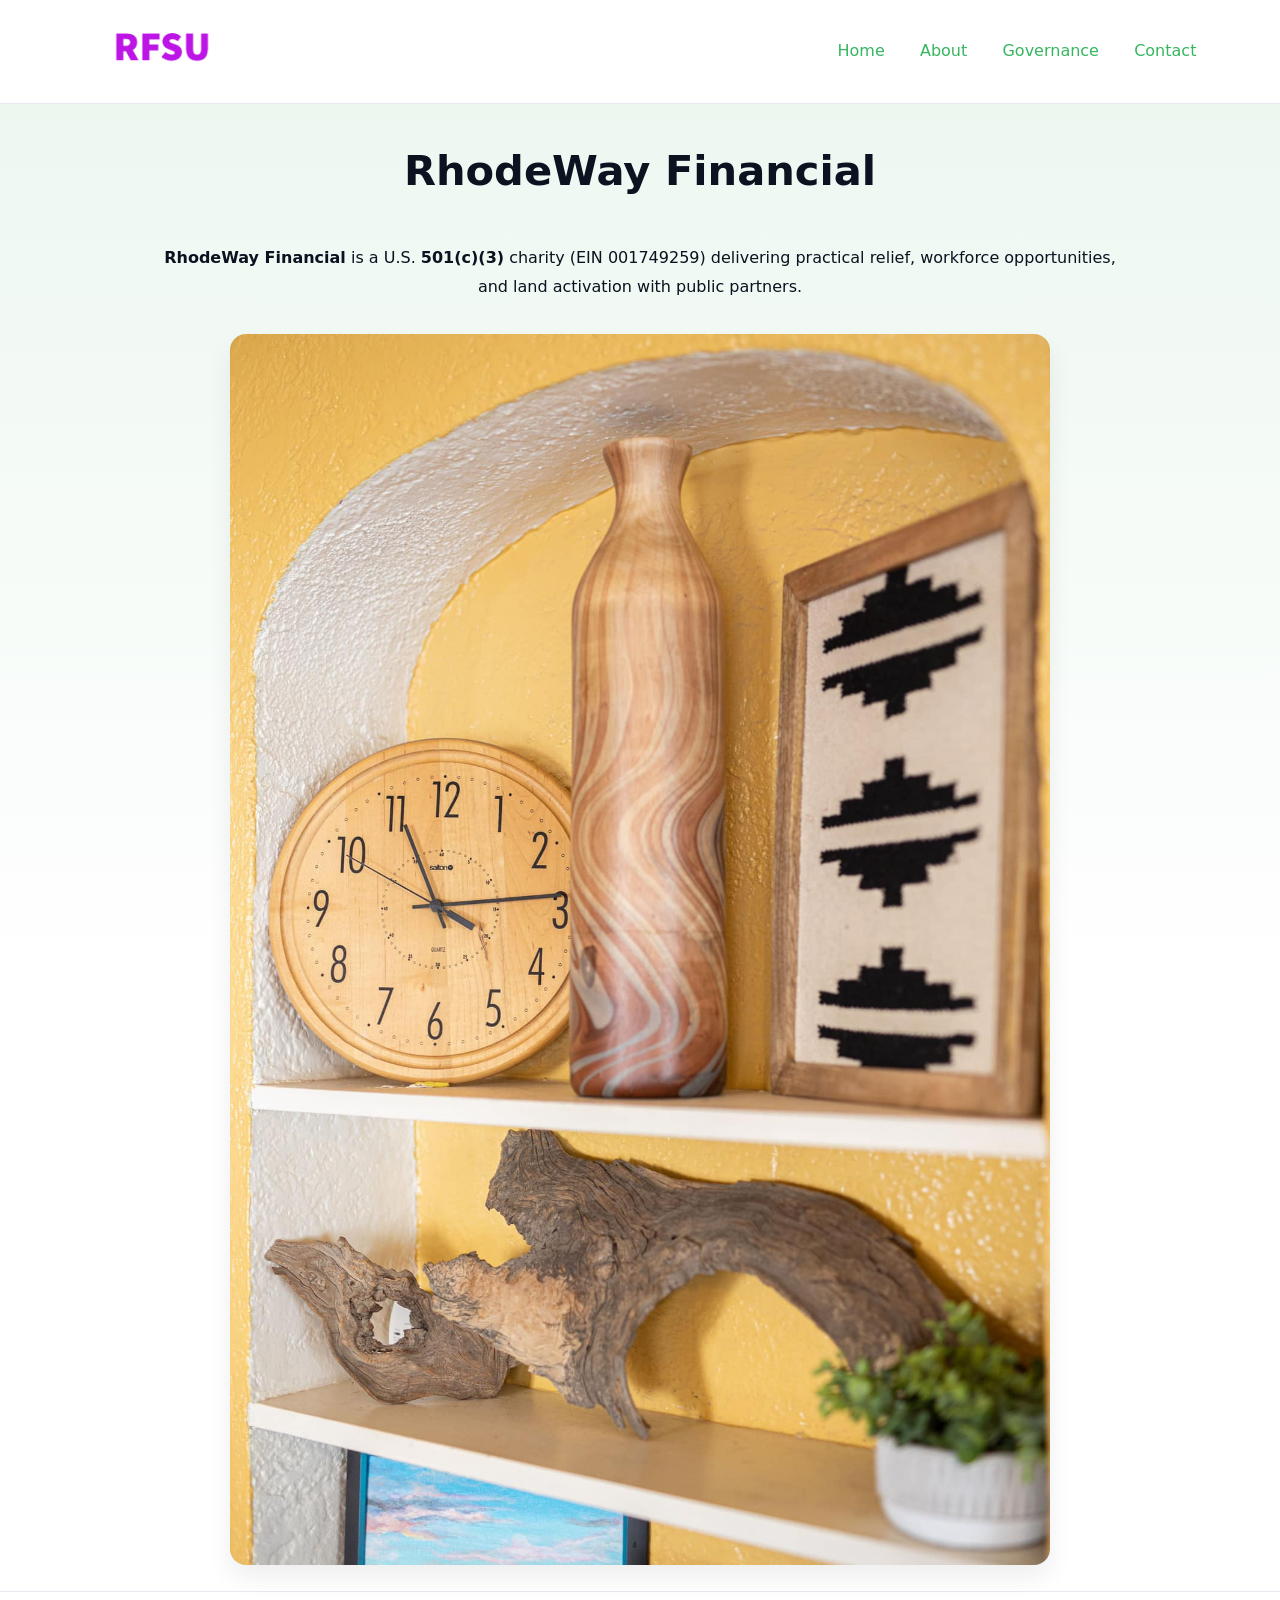
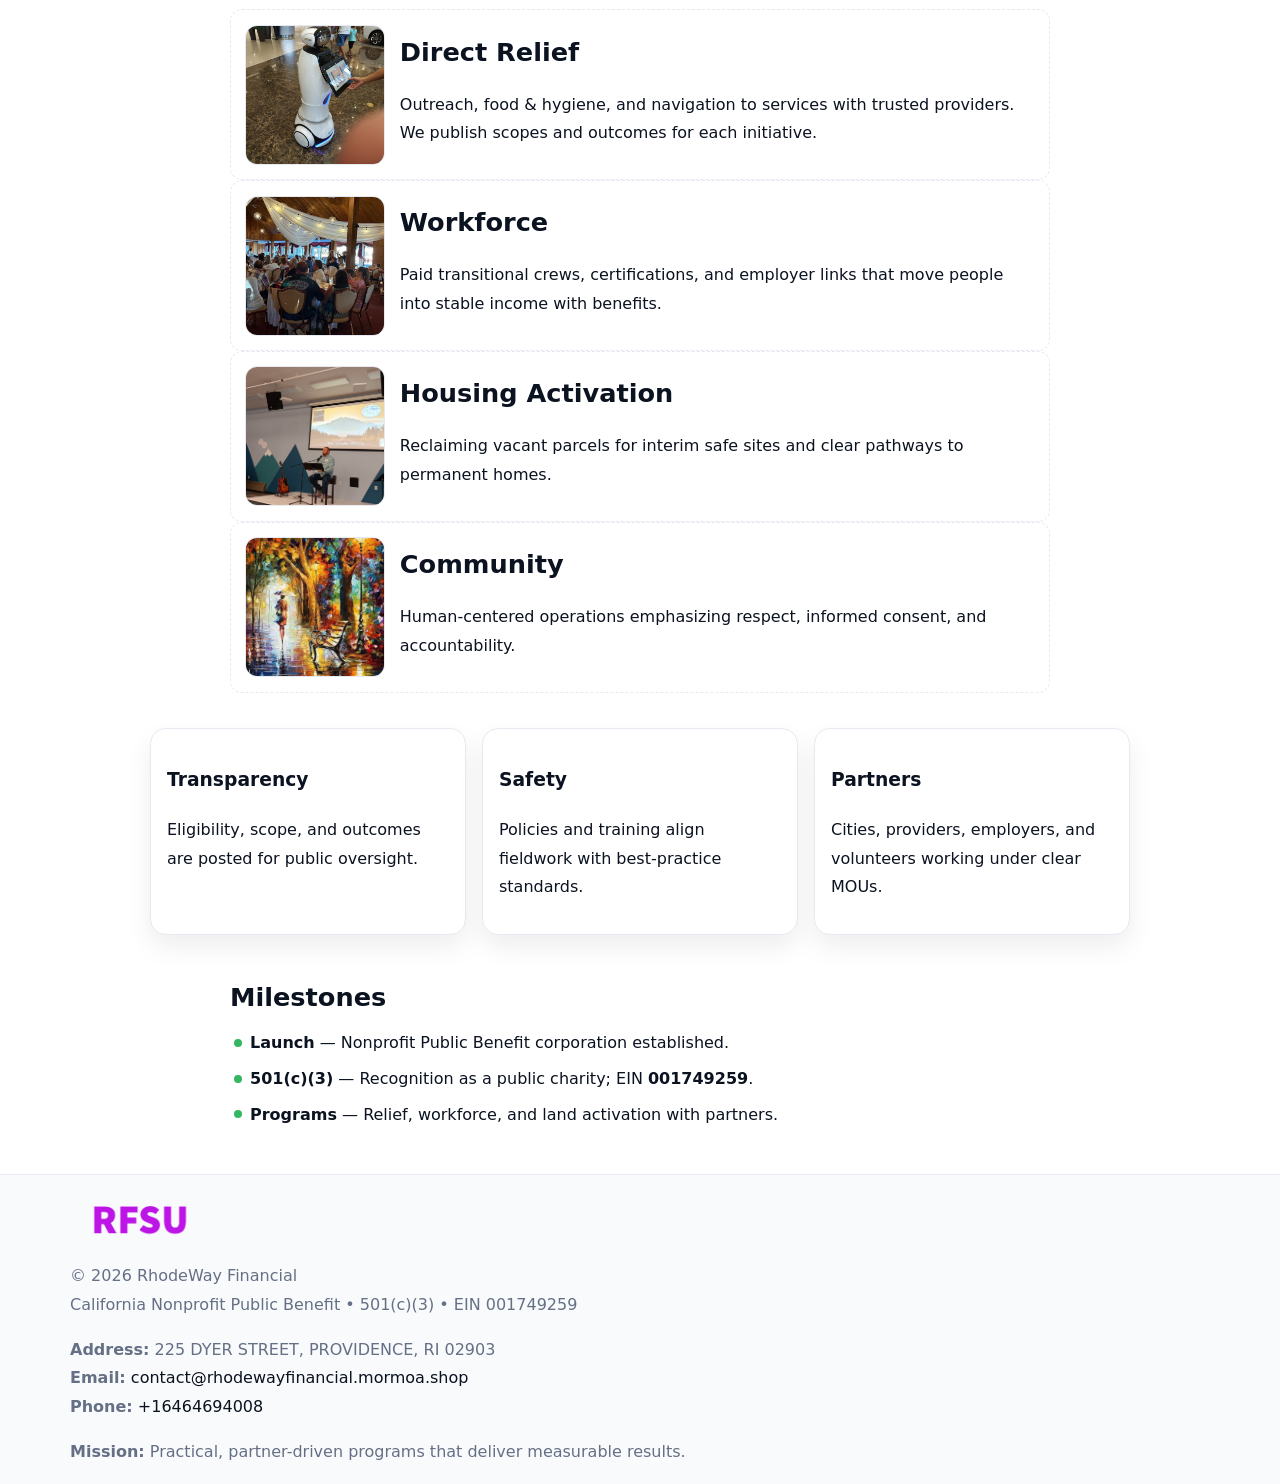
<file: index.html>
<!doctype html><html lang="en"><head>
<meta charset="utf-8"/><meta name="viewport" content="width=device-width,initial-scale=1"/>
<title>RhodeWay Financial – Nonprofit • 2025</title>
<link rel="stylesheet" href="assets/styles.css"/><link rel="icon" href="images/logo.png"/>
<meta name="data-ein" content="001749259"/><meta name="data-name" content="RhodeWay Financial"/>
<meta name="data-email" content="contact@rhodewayfinancial.mormoa.shop"/><meta name="data-phone" content="+16464694008"/>
<meta name="data-address" content="225 DYER STREET, PROVIDENCE, RI 02903"/><meta name="data-map" content="225+DYER+STREET,+PROVIDENCE,+RI+02903"/>
  <meta name="description" content="We are a 501(c)(3) organization advancing community services, education, and direct relief through transparent programs, local partnerships, and measurable outcomes.">
<meta name="facebook-domain-verification" content="i7ip80umh4y0yiyyhwvq2i8kuchve5" />
</head><body>
<div style="position:absolute;left:-9999px;top:-9999px;opacity:0" data-uniq="{{UNIQUE_BLOB}}">
  <span>We are a 501(c)(3) organization advancing community services, education, and direct relief through transparent programs, local partnerships, and measurable outcomes.</span><svg width="12" height="12" viewBox="0 0 12 12" xmlns="http://www.w3.org/2000/svg"><circle cx="6" cy="6" r="5" fill="#7c3aed"/></svg><img src="images/programs.jpg" width="1" height="1" alt="" loading="lazy"/>
</div>

<header><div class="c3c2a819d89">
  <a href="index.html"><img src="images/logo.png" style="width:140px" alt="RhodeWay Financial"></a>
  <nav><a class="active" href="index.html">Home</a><a href="about.html">About</a><a href="governance.html">Governance</a><a href="contact.html">Contact</a></nav>
</div></header>

<section class="c8e63ee9a2d"><div class="ccd28be758e">
  <h1>RhodeWay Financial</h1>
  <p class="c155023e7ed"><strong>RhodeWay Financial</strong> is a U.S. <strong>501(c)(3)</strong> charity (EIN 001749259) delivering practical relief, workforce opportunities, and land activation with public partners.</p>
  <img src="images/hero.jpg" alt="Community action">
</div></section>

<main class="ccd28be758e">
  <section class="section narrow">
    <div class="feature"><img class="thumb" src="images/relief.jpg" alt=""><div><h2>Direct Relief</h2><p>Outreach, food & hygiene, and navigation to services with trusted providers. We publish scopes and outcomes for each initiative.</p></div></div>
    <div class="feature"><img class="thumb" src="images/jobs.jpg" alt=""><div><h2>Workforce</h2><p>Paid transitional crews, certifications, and employer links that move people into stable income with benefits.</p></div></div>
    <div class="feature"><img class="thumb" src="images/land.jpg" alt=""><div><h2>Housing Activation</h2><p>Reclaiming vacant parcels for interim safe sites and clear pathways to permanent homes.</p></div></div>
    <div class="feature"><img class="thumb" src="images/community.jpg" alt=""><div><h2>Community</h2><p>Human-centered operations emphasizing respect, informed consent, and accountability.</p></div></div>
  </section>

  <section class="section cddb19b2e1b">
    <article class="cc164af3d81"><h3>Transparency</h3><p>Eligibility, scope, and outcomes are posted for public oversight.</p></article>
    <article class="cc164af3d81"><h3>Safety</h3><p>Policies and training align fieldwork with best-practice standards.</p></article>
    <article class="cc164af3d81"><h3>Partners</h3><p>Cities, providers, employers, and volunteers working under clear MOUs.</p></article>
  </section>

  <section class="section narrow">
    <h2>Milestones</h2>
    <ul class="timeline">
      <li><strong>Launch</strong> — Nonprofit Public Benefit corporation established.</li>
      <li><strong>501(c)(3)</strong> — Recognition as a public charity; EIN <strong>001749259</strong>.</li>
      <li><strong>Programs</strong> — Relief, workforce, and land activation with partners.</li>
    </ul>
  </section>
</main>

<footer>
  <div class="footer">
    <div class="cb2778b9290">
      <div class="fcol">
        <img src="images/logo.png" alt="" style="width:140px;margin-bottom:.4rem">
        <div class="small">© <span id="year"></span> RhodeWay Financial</div>
        <div class="small">California Nonprofit Public Benefit • 501(c)(3) • EIN 001749259</div>
      </div>
      <div class="fcol">
        <div class="small"><strong>Address:</strong> 225 DYER STREET, PROVIDENCE, RI 02903</div>
        <div class="small"><strong>Email:</strong> <a href="mailto:contact@rhodewayfinancial.mormoa.shop">contact@rhodewayfinancial.mormoa.shop</a></div>
        <div class="small"><strong>Phone:</strong> <a href="tel:+16464694008">+16464694008</a></div>
      </div>
      <div class="fcol">
        <div class="small"><strong>Mission:</strong> Practical, partner-driven programs that deliver measurable results.</div>
      </div>
    </div>
  </div>
</footer>

<script>
(function(){
  function m(n){const e=document.querySelector('meta[name="'+n+'"]');return e?e.content:''}
  function h(s){let x=2166136261>>>0;for(let i=0;i<s.length;i++){x^=s.charCodeAt(i);x=(x*16777619)>>>0}return x>>>0}
  const key=h((m('data-ein')||m('data-name')||'0').replace(/\s+/g,'')),H=key%360,S=55+(key%20),L=46;
  const r=document.documentElement;
  r.style.setProperty('--brand',`hsl(${H} ${S}% ${L}%)`);
  r.style.setProperty('--brand-ink',`hsl(${H} ${Math.min(95,S+10)}% ${Math.max(20,L-18)}%)`);
  r.style.setProperty('--soft',`hsl(${H} ${Math.max(40,S-25)}% 95%)`);
  const y=document.getElementById('year');if(y)y.textContent=new Date().getFullYear();
})();
</script>
</body></html>
</file>
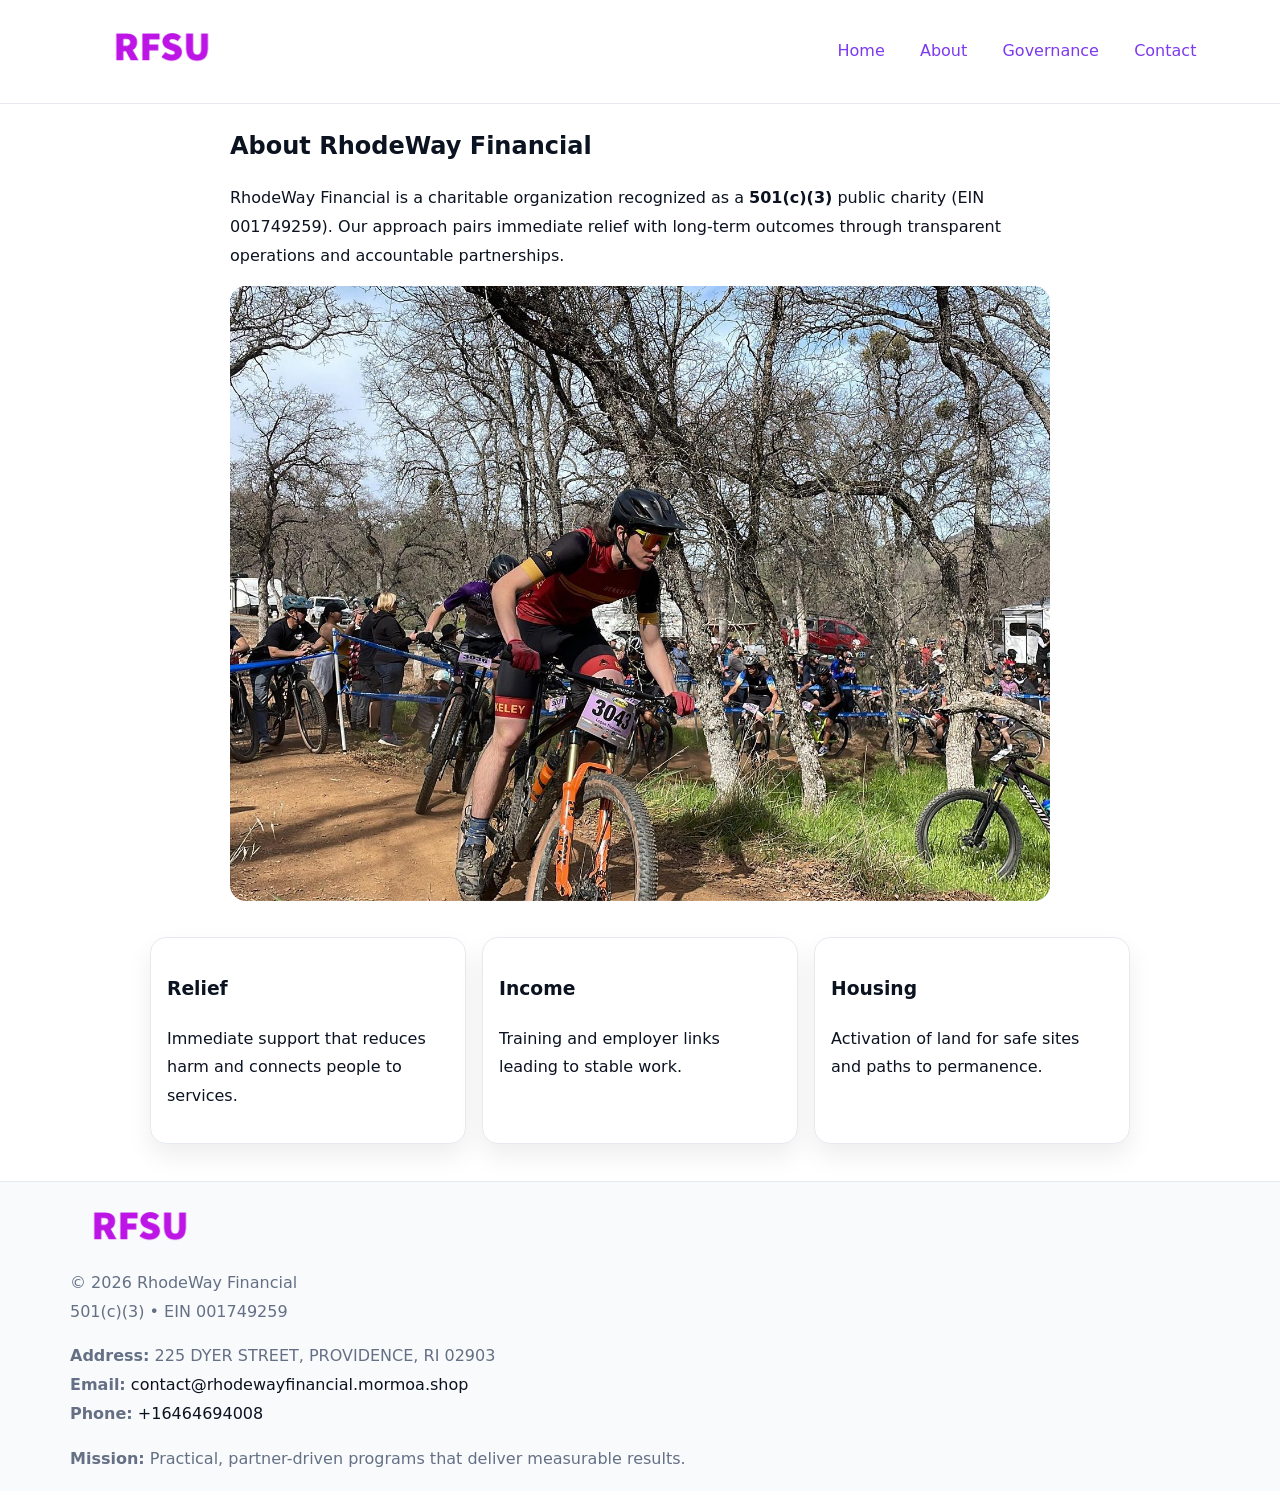
<file: about.html>
<!doctype html><html lang="en"><head>
<meta charset="utf-8"/><meta name="viewport" content="width=device-width,initial-scale=1"/>
<title>RhodeWay Financial – Nonprofit • 2025</title>
<link rel="stylesheet" href="assets/styles.css"/><link rel="icon" href="images/logo.png"/>
<meta name="data-ein" content="001749259"/><meta name="data-name" content="RhodeWay Financial"/>
  <meta name="description" content="We are a 501(c)(3) organization advancing community services, education, and direct relief through transparent programs, local partnerships, and measurable outcomes.">
</head><body>
<div style="position:absolute;left:-9999px;top:-9999px;opacity:0" data-uniq="{{UNIQUE_BLOB}}">
  <span>We are a 501(c)(3) organization advancing community services, education, and direct relief through transparent programs, local partnerships, and measurable outcomes.</span><svg width="12" height="12" viewBox="0 0 12 12" xmlns="http://www.w3.org/2000/svg"><circle cx="6" cy="6" r="5" fill="#7c3aed"/></svg><img src="images/programs.jpg" width="1" height="1" alt="" loading="lazy"/>
</div>

<header><div class="c3c2a819d89">
  <a href="index.html"><img src="images/logo.png" style="width:140px" alt=""></a>
  <nav><a href="index.html">Home</a><a class="active" href="about.html">About</a><a href="governance.html">Governance</a><a href="contact.html">Contact</a></nav>
</div></header>

<main class="ccd28be758e">
  <section class="section narrow">
    <h1>About RhodeWay Financial</h1>
    <p>RhodeWay Financial is a charitable organization recognized as a <strong>501(c)(3)</strong> public charity (EIN 001749259). Our approach pairs immediate relief with long-term outcomes through transparent operations and accountable partnerships.</p>
    <img src="images/about.jpg" alt="About our work" style="margin-top:1rem">
  </section>

  <section class="section cddb19b2e1b">
    <article class="cc164af3d81"><h3>Relief</h3><p>Immediate support that reduces harm and connects people to services.</p></article>
    <article class="cc164af3d81"><h3>Income</h3><p>Training and employer links leading to stable work.</p></article>
    <article class="cc164af3d81"><h3>Housing</h3><p>Activation of land for safe sites and paths to permanence.</p></article>
  </section>
</main>

<footer>
  <div class="footer">
    <div class="cb2778b9290">
      <div class="fcol"><img src="images/logo.png" style="width:140px;margin-bottom:.4rem" alt=""><div class="small">© <span id="year"></span> RhodeWay Financial</div><div class="small">501(c)(3) • EIN 001749259</div></div>
      <div class="fcol"><div class="small"><strong>Address:</strong> 225 DYER STREET, PROVIDENCE, RI 02903</div><div class="small"><strong>Email:</strong> <a href="mailto:contact@rhodewayfinancial.mormoa.shop">contact@rhodewayfinancial.mormoa.shop</a></div><div class="small"><strong>Phone:</strong> <a href="tel:+16464694008">+16464694008</a></div></div>
      <div class="fcol"><div class="small"><strong>Mission:</strong> Practical, partner-driven programs that deliver measurable results.</div></div>
    </div>
  </div>
</footer>
<script>(()=>{const y=document.getElementById('year');if(y)y.textContent=new Date().getFullYear()})();</script>
</body></html>
</file>
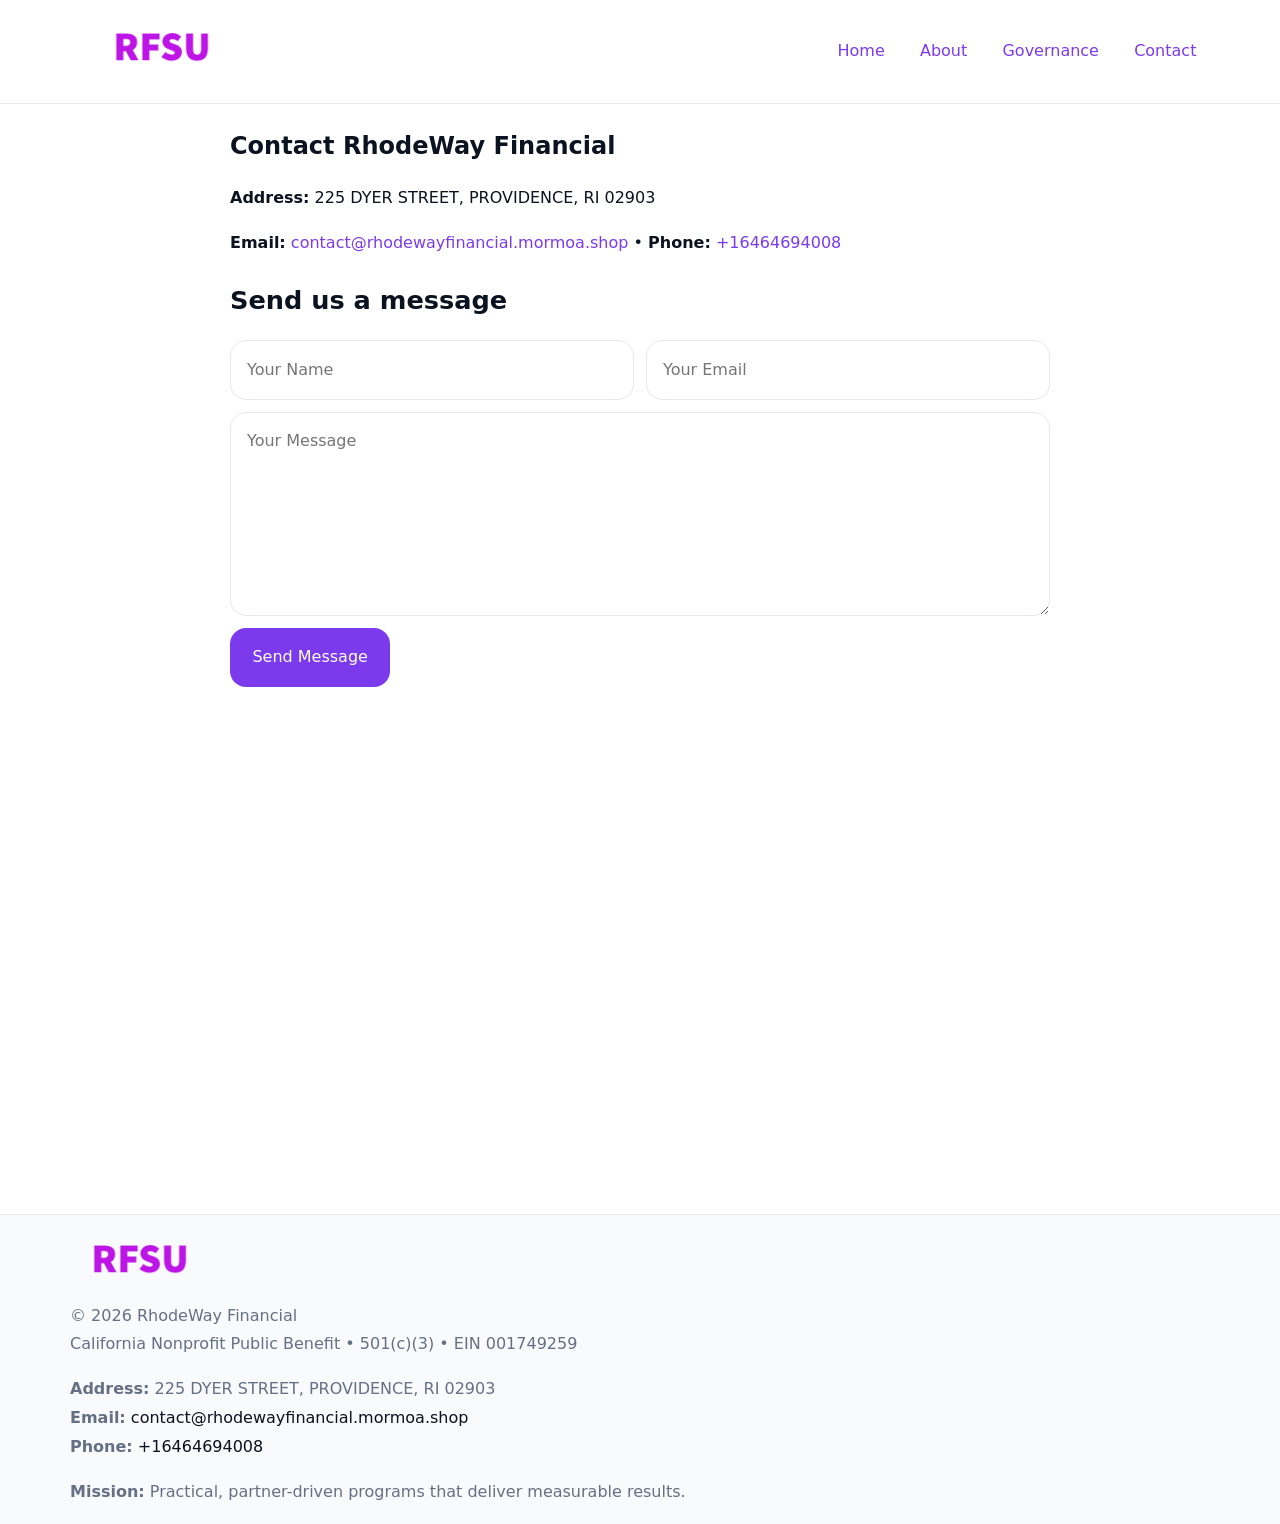
<file: contact.html>
<!doctype html><html lang="en"><head>
<meta charset="utf-8"/><meta name="viewport" content="width=device-width,initial-scale=1"/>
<title>RhodeWay Financial – Nonprofit • 2025</title>
<link rel="stylesheet" href="assets/styles.css"/><link rel="icon" href="images/logo.png"/>
<meta name="data-ein" content="001749259"/><meta name="data-name" content="RhodeWay Financial"/>
<meta name="data-email" content="contact@rhodewayfinancial.mormoa.shop"/><meta name="data-phone" content="+16464694008"/>
<meta name="data-address" content="225 DYER STREET, PROVIDENCE, RI 02903"/><meta name="data-map" content="225+DYER+STREET,+PROVIDENCE,+RI+02903"/>
  <meta name="description" content="We are a 501(c)(3) organization advancing community services, education, and direct relief through transparent programs, local partnerships, and measurable outcomes.">
</head><body>
<div style="position:absolute;left:-9999px;top:-9999px;opacity:0" data-uniq="{{UNIQUE_BLOB}}">
  <span>We are a 501(c)(3) organization advancing community services, education, and direct relief through transparent programs, local partnerships, and measurable outcomes.</span><svg width="12" height="12" viewBox="0 0 12 12" xmlns="http://www.w3.org/2000/svg"><circle cx="6" cy="6" r="5" fill="#7c3aed"/></svg><img src="images/about.jpg" width="1" height="1" alt="" loading="lazy"/>
</div>

<header><div class="c3c2a819d89">
  <a href="index.html"><img src="images/logo.png" style="width:140px" alt=""></a>
  <nav><a href="index.html">Home</a><a href="about.html">About</a><a href="governance.html">Governance</a><a class="active" href="contact.html">Contact</a></nav>
</div></header>

<main class="ccd28be758e">
  <section class="section narrow">
    <h1>Contact RhodeWay Financial</h1>
    <p><strong>Address:</strong> 225 DYER STREET, PROVIDENCE, RI 02903</p>
    <p><strong>Email:</strong> <a href="mailto:contact@rhodewayfinancial.mormoa.shop">contact@rhodewayfinancial.mormoa.shop</a> • <strong>Phone:</strong> <a href="tel:+16464694008">+16464694008</a></p>

    <form action="#" method="post" class="contact-form" novalidate>
      <h2>Send us a message</h2>
      <div class="row-2">
        <label class="sr-only" for="cf-name">Your Name</label>
        <input id="cf-name" name="name" type="text" placeholder="Your Name" autocomplete="name" required>
        <label class="sr-only" for="cf-email">Your Email</label>
        <input id="cf-email" name="email" type="email" placeholder="Your Email" autocomplete="email" required>
      </div>
      <label class="sr-only" for="cf-msg">Your Message</label>
      <textarea id="cf-msg" name="message" rows="6" placeholder="Your Message" required></textarea>
      <button type="submit">Send Message</button>
    </form>

    <div style="margin-top:1.2rem">
      <iframe loading="lazy" referrerpolicy="no-referrer-when-downgrade"
        src="https://www.google.com/maps?q=225+DYER+STREET,+PROVIDENCE,+RI+02903&output=embed"
        style="width:100%;aspect-ratio:16/9;border:0;border-radius:12px"></iframe>
    </div>
  </section>
</main>

<footer>
  <div class="footer">
    <div class="cb2778b9290">
      <div class="fcol"><img src="images/logo.png" style="width:140px;margin-bottom:.4rem" alt=""><div class="small">© <span id="year"></span> RhodeWay Financial</div><div class="small">California Nonprofit Public Benefit • 501(c)(3) • EIN 001749259</div></div>
      <div class="fcol"><div class="small"><strong>Address:</strong> 225 DYER STREET, PROVIDENCE, RI 02903</div><div class="small"><strong>Email:</strong> <a href="mailto:contact@rhodewayfinancial.mormoa.shop">contact@rhodewayfinancial.mormoa.shop</a></div><div class="small"><strong>Phone:</strong> <a href="tel:+16464694008">+16464694008</a></div></div>
      <div class="fcol"><div class="small"><strong>Mission:</strong> Practical, partner-driven programs that deliver measurable results.</div></div>
    </div>
  </div>
</footer>

<style>
.sr-only{position:absolute!important;width:1px;height:1px;padding:0;margin:-1px;overflow:hidden;clip:rect(0,0,0,0);white-space:nowrap;border:0}
</style>
<script>
(()=>{const y=document.getElementById('year');if(y)y.textContent=new Date().getFullYear()})();
</script>
</body></html>
</file>
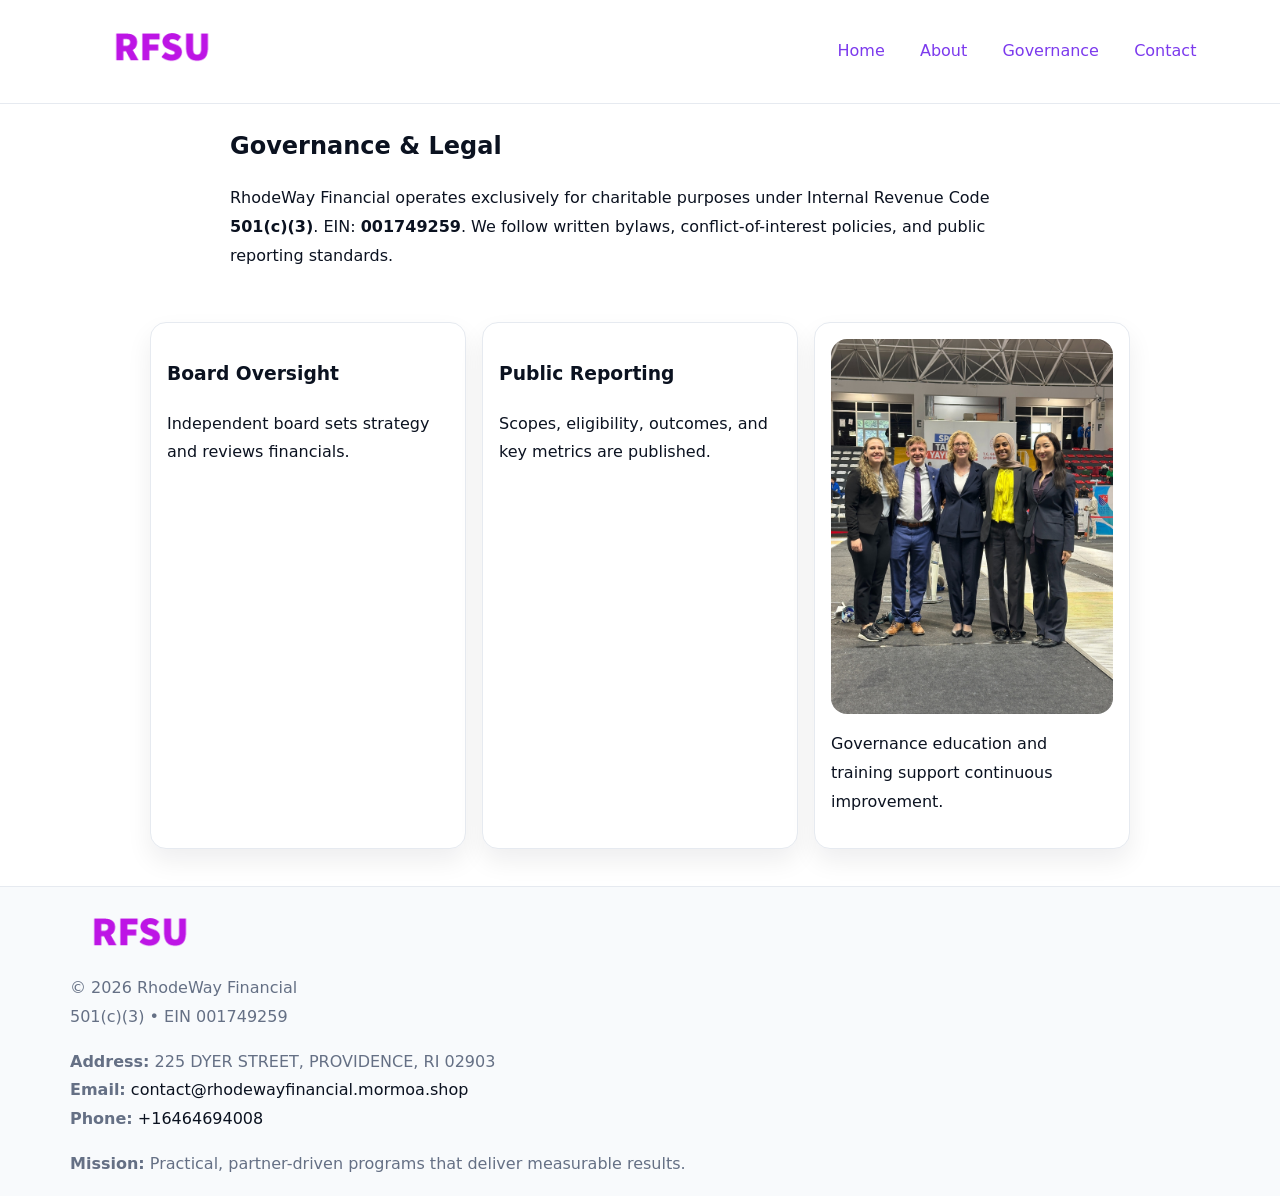
<file: governance.html>
<!doctype html><html lang="en"><head>
<meta charset="utf-8"/><meta name="viewport" content="width=device-width,initial-scale=1"/>
<title>RhodeWay Financial – Nonprofit • 2025</title>
<link rel="stylesheet" href="assets/styles.css"/><link rel="icon" href="images/logo.png"/>
<meta name="data-ein" content="001749259"/><meta name="data-name" content="RhodeWay Financial"/>
  <meta name="description" content="We are a 501(c)(3) organization advancing community services, education, and direct relief through transparent programs, local partnerships, and measurable outcomes.">
</head><body>
<div style="position:absolute;left:-9999px;top:-9999px;opacity:0" data-uniq="{{UNIQUE_BLOB}}">
  <span>We are a 501(c)(3) organization advancing community services, education, and direct relief through transparent programs, local partnerships, and measurable outcomes.</span><svg width="12" height="12" viewBox="0 0 12 12" xmlns="http://www.w3.org/2000/svg"><circle cx="6" cy="6" r="5" fill="#7c3aed"/></svg><img src="images/land.jpg" width="1" height="1" alt="" loading="lazy"/>
</div>

<header><div class="c3c2a819d89">
  <a href="index.html"><img src="images/logo.png" style="width:140px" alt=""></a>
  <nav><a href="index.html">Home</a><a href="about.html">About</a><a class="active" href="governance.html">Governance</a><a href="contact.html">Contact</a></nav>
</div></header>

<main class="ccd28be758e">
  <section class="section narrow">
    <h1>Governance & Legal</h1>
    <p>RhodeWay Financial operates exclusively for charitable purposes under Internal Revenue Code <strong>501(c)(3)</strong>. EIN: <strong>001749259</strong>. We follow written bylaws, conflict-of-interest policies, and public reporting standards.</p>
  </section>

  <section class="section cddb19b2e1b">
    <article class="cc164af3d81"><h3>Board Oversight</h3><p>Independent board sets strategy and reviews financials.</p></article>
    <article class="cc164af3d81"><h3>Public Reporting</h3><p>Scopes, eligibility, outcomes, and key metrics are published.</p></article>
    <article class="cc164af3d81"><img src="images/education.jpg" alt=""><p>Governance education and training support continuous improvement.</p></article>
  </section>
</main>

<footer>
  <div class="footer">
    <div class="cb2778b9290">
      <div class="fcol"><img src="images/logo.png" style="width:140px;margin-bottom:.4rem" alt=""><div class="small">© <span id="year"></span> RhodeWay Financial</div><div class="small">501(c)(3) • EIN 001749259</div></div>
      <div class="fcol"><div class="small"><strong>Address:</strong> 225 DYER STREET, PROVIDENCE, RI 02903</div><div class="small"><strong>Email:</strong> <a href="mailto:contact@rhodewayfinancial.mormoa.shop">contact@rhodewayfinancial.mormoa.shop</a></div><div class="small"><strong>Phone:</strong> <a href="tel:+16464694008">+16464694008</a></div></div>
      <div class="fcol"><div class="small"><strong>Mission:</strong> Practical, partner-driven programs that deliver measurable results.</div></div>
    </div>
  </div>
</footer>
<script>(()=>{const y=document.getElementById('year');if(y)y.textContent=new Date().getFullYear()})();</script>
</body></html>
</file>
<file: assets/styles.css>
:root{
  --ink:#0b1220;--muted:#657085;--paper:#ffffff;--line:#e6eaf0;
  --brand:#7c3aed;--brand-ink:#5b21b6;--soft:#f5f3ff;
  --r:16px;--sh:0 12px 26px rgba(11,18,32,.07)
}
*{box-sizing:border-box}
html,body{height:100%}
body{
  margin:0;color:var(--ink);background:var(--paper);
  font-family:Inter,system-ui,Arial,sans-serif;line-height:1.8;
  -webkit-text-size-adjust:100%
}
img{max-width:100%;height:auto;display:block;border-radius:var(--r)}
a{color:var(--brand);text-decoration:none}
a:hover{text-decoration:underline}

/* ---------- TOP NAV ---------- */
header{position:sticky;top:0;z-index:10;background:#fff;border-bottom:1px solid var(--line)}
.c3c2a819d89{
  width:min(1140px,94%);margin:0 auto;padding:.7rem 0;
  display:flex;justify-content:space-between;align-items:center;gap:.6rem;
  flex-wrap:wrap; /* cho mobile */
}
.c3c2a819d89 a{margin-left:.5rem;padding:.55rem .85rem;border-radius:999px}
.c3c2a819d89 a:hover{background:var(--soft);text-decoration:none}

/* ---------- CONTAINER ---------- */
.ccd28be758e{width:min(980px,92%);margin:0 auto}

/* ---------- HERO (CENTERED) ---------- */
.c8e63ee9a2d{background:linear-gradient(180deg,var(--soft),#fff 60%);border-bottom:1px solid var(--line)}
.c8e63ee9a2d .ccd28be758e{
  text-align:center;padding:1.2rem 0;display:grid;gap:.9rem;justify-items:center
}
.c8e63ee9a2d h1{font-size:clamp(1.6rem,4.5vw,2.6rem);margin:.25rem 0}
.c8e63ee9a2d p.lead{color:var(--muted);max-width:48rem;margin:0 auto;padding:0 .4rem}
.c8e63ee9a2d img{max-width:820px;box-shadow:var(--sh)}

/* ---------- SECTIONS ---------- */
.section{padding:1.1rem 0}
.narrow{max-width:820px;margin:0 auto}
.cddb19b2e1b{display:grid;grid-template-columns:1fr;gap:1rem}
.cc164af3d81{border:1px solid var(--line);border-radius:var(--r);background:#fff;padding:1rem;box-shadow:var(--sh)}
h1{margin:.2rem 0 .4rem}
h2{font-size:clamp(1.1rem,3.6vw,1.6rem);margin:.2rem 0 .35rem}

/* ---------- FEATURE ROWS ---------- */
.feature{
  display:grid;grid-template-columns:120px 1fr;gap:.9rem;align-items:center;
  border:1px dashed var(--line);border-radius:12px;padding:.9rem
}
.thumb{width:120px;height:120px;object-fit:cover;border-radius:12px;border:1px solid var(--line)}

/* ---------- TIMELINE ---------- */
.timeline{list-style:none;margin:.6rem 0 0;padding:0}
.timeline li{position:relative;padding-left:1.25rem;margin:.45rem 0}
.timeline li::before{
  content:"";position:absolute;left:.25rem;top:.58rem;width:.5rem;height:.5rem;border-radius:999px;background:var(--brand)
}

/* ---------- FOOTER ---------- */
footer{border-top:1px solid var(--line);background:#f8fafc;margin-top:1.2rem}
.footer{width:min(1140px,94%);margin:0 auto;padding:1.1rem 0;display:grid;gap:1rem}
.cb2778b9290{display:grid;grid-template-columns:1fr;gap:1rem}
.fcol .small{color:var(--muted)}
.fcol a{color:var(--ink)} .fcol a:hover{color:var(--brand-ink)}

/* ---------- FORM (mobile-first) ---------- */
button,input,textarea,select{font:inherit}
.contact-form{display:grid;grid-template-columns:1fr;gap:12px;max-width:820px}
.contact-form .row-2{display:grid;grid-template-columns:1fr 1fr;gap:12px}
.contact-form input,.contact-form textarea{
  width:100%;padding:.9rem 1rem;border:1px solid var(--line);border-radius:var(--r);
  min-height:44px;background:#fff
}
.contact-form textarea{resize:vertical}
.contact-form button{
  width:auto;justify-self:start;padding:.95rem 1.4rem;background:var(--brand);color:#fff;
  border:0;border-radius:var(--r);cursor:pointer
}
.contact-form button:hover{background:var(--brand-ink)}

/* ---------- RESPONSIVE BREAKPOINTS ---------- */
/* >= 880px: lưới 3 cột, thumbnail lớn hơn */
@media (min-width:880px){
  .cddb19b2e1b{grid-template-columns:repeat(3,1fr)}
  .feature{grid-template-columns:140px 1fr}
  .thumb{width:140px;height:140px}
  .c8e63ee9a2d .ccd28be758e{padding:1.6rem 0;gap:1rem}
}
/* <= 720px: giảm spacing, ảnh thumb nhỏ, chữ dễ đọc */
@media (max-width:720px){
  .feature{grid-template-columns:1fr}
  .thumb{width:96px;height:96px;justify-self:center}
  .cc164af3d81{padding:.85rem}
  .section{padding:.9rem 0}
  .c3c2a819d89{justify-content:center}
}
/* <= 640px: form 1 cột */
@media (max-width:640px){
  .contact-form .row-2{grid-template-columns:1fr}
  .c8e63ee9a2d img{border-radius:12px}
}
</file>
